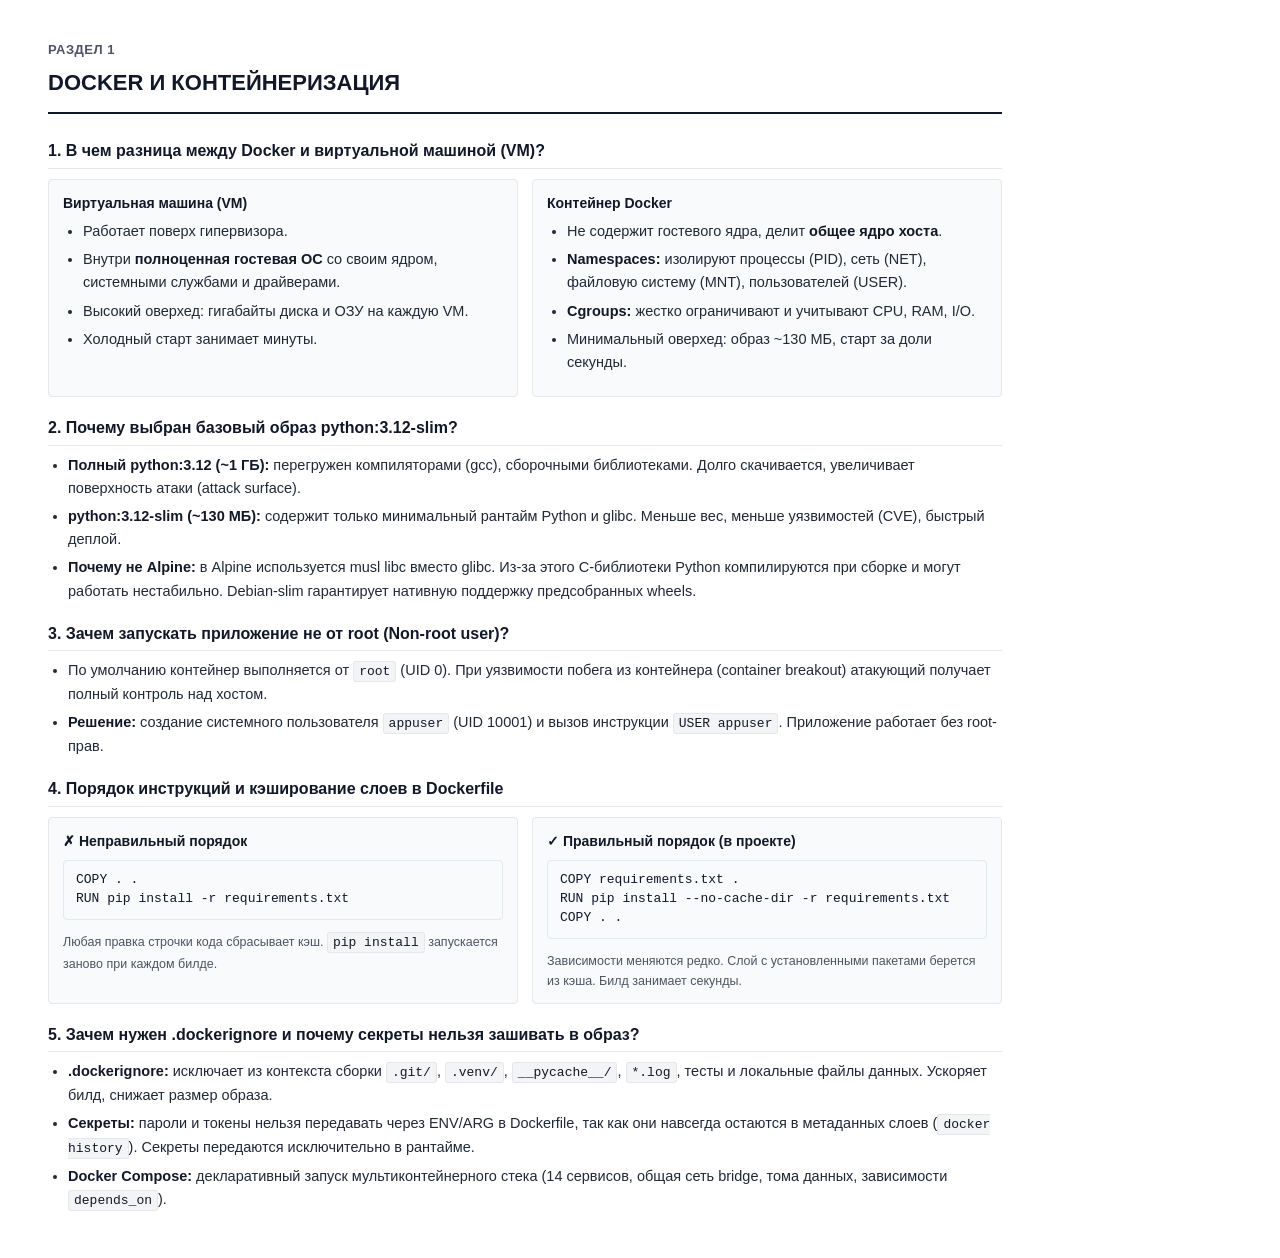
<file: theory_sheets/page_1_docker.html>
<!DOCTYPE html>
<html lang="ru">
<head>
    <meta charset="UTF-8">
    <title>DOCKER И КОНТЕЙНЕРИЗАЦИЯ</title>
    <style>
* { box-sizing: border-box; margin: 0; padding: 0; }
body {
    background-color: #ffffff;
    color: #111827;
    font-family: -apple-system, BlinkMacSystemFont, "Segoe UI", Roboto, "Helvetica Neue", Arial, sans-serif;
    font-size: 14.5px;
    line-height: 1.6;
    padding: 40px 48px;
    width: 1050px;
}
.doc-header {
    border-bottom: 2px solid #111827;
    padding-bottom: 12px;
    margin-bottom: 24px;
}
.doc-title {
    font-size: 22px;
    font-weight: 700;
    color: #111827;
}
.doc-section {
    font-size: 13px;
    color: #4b5563;
    font-weight: 600;
    text-transform: uppercase;
    letter-spacing: 0.5px;
    margin-bottom: 4px;
}
h2 {
    font-size: 16px;
    font-weight: 700;
    color: #111827;
    margin: 18px 0 8px;
    padding-bottom: 4px;
    border-bottom: 1px solid #e5e7eb;
}
p, ul, ol {
    margin-bottom: 10px;
    color: #1f2937;
}
ul, ol {
    padding-left: 20px;
}
li {
    margin-bottom: 5px;
}
strong {
    color: #111827;
    font-weight: 600;
}
code {
    font-family: ui-monospace, SFMono-Regular, "SF Mono", Consolas, monospace;
    font-size: 13px;
    padding: 2px 5px;
    background: #f3f4f6;
    border: 1px solid #e5e7eb;
    border-radius: 3px;
    color: #111827;
}
pre {
    background: #f8fafc;
    border: 1px solid #e2e8f0;
    border-radius: 4px;
    padding: 10px 12px;
    margin: 8px 0 12px;
    font-family: ui-monospace, SFMono-Regular, "SF Mono", Consolas, monospace;
    font-size: 13px;
    line-height: 1.45;
    color: #0f172a;
}
.box-grid {
    display: grid;
    grid-template-columns: 1fr 1fr;
    gap: 14px;
    margin: 10px 0 14px;
}
.box {
    background: #f9fafb;
    border: 1px solid #e5e7eb;
    border-radius: 4px;
    padding: 12px 14px;
}
.box-title {
    font-size: 14px;
    font-weight: 700;
    margin-bottom: 6px;
    color: #111827;
}
table {
    width: 100%;
    border-collapse: collapse;
    margin: 12px 0 16px;
    font-size: 13.5px;
}
th, td {
    padding: 8px 12px;
    text-align: left;
    border: 1px solid #d1d5db;
}
th {
    background: #f3f4f6;
    color: #111827;
    font-weight: 700;
}
tr:nth-child(even) td {
    background: #f9fafb;
}
</style>
</head>
<body>
    <div class="doc-header">
        <div class="doc-section">Раздел 1</div>
        <div class="doc-title">DOCKER И КОНТЕЙНЕРИЗАЦИЯ</div>
    </div>
    
        <h2>1. В чем разница между Docker и виртуальной машиной (VM)?</h2>
        <div class="box-grid">
            <div class="box">
                <div class="box-title">Виртуальная машина (VM)</div>
                <ul>
                    <li>Работает поверх гипервизора.</li>
                    <li>Внутри <strong>полноценная гостевая ОС</strong> со своим ядром, системными службами и драйверами.</li>
                    <li>Высокий оверхед: гигабайты диска и ОЗУ на каждую VM.</li>
                    <li>Холодный старт занимает минуты.</li>
                </ul>
            </div>
            <div class="box">
                <div class="box-title">Контейнер Docker</div>
                <ul>
                    <li>Не содержит гостевого ядра, делит <strong>общее ядро хоста</strong>.</li>
                    <li><strong>Namespaces:</strong> изолируют процессы (PID), сеть (NET), файловую систему (MNT), пользователей (USER).</li>
                    <li><strong>Cgroups:</strong> жестко ограничивают и учитывают CPU, RAM, I/O.</li>
                    <li>Минимальный оверхед: образ ~130 МБ, старт за доли секунды.</li>
                </ul>
            </div>
        </div>

        <h2>2. Почему выбран базовый образ python:3.12-slim?</h2>
        <ul>
            <li><strong>Полный python:3.12 (~1 ГБ):</strong> перегружен компиляторами (gcc), сборочными библиотеками. Долго скачивается, увеличивает поверхность атаки (attack surface).</li>
            <li><strong>python:3.12-slim (~130 МБ):</strong> содержит только минимальный рантайм Python и glibc. Меньше вес, меньше уязвимостей (CVE), быстрый деплой.</li>
            <li><strong>Почему не Alpine:</strong> в Alpine используется musl libc вместо glibc. Из-за этого C-библиотеки Python компилируются при сборке и могут работать нестабильно. Debian-slim гарантирует нативную поддержку предсобранных wheels.</li>
        </ul>

        <h2>3. Зачем запускать приложение не от root (Non-root user)?</h2>
        <ul>
            <li>По умолчанию контейнер выполняется от <code>root</code> (UID 0). При уязвимости побега из контейнера (container breakout) атакующий получает полный контроль над хостом.</li>
            <li><strong>Решение:</strong> создание системного пользователя <code>appuser</code> (UID 10001) и вызов инструкции <code>USER appuser</code>. Приложение работает без root-прав.</li>
        </ul>

        <h2>4. Порядок инструкций и кэширование слоев в Dockerfile</h2>
        <div class="box-grid">
            <div class="box">
                <div class="box-title">&#x2717; Неправильный порядок</div>
                <pre>COPY . .
RUN pip install -r requirements.txt</pre>
                <p style="font-size: 12.5px; color: #4b5563; margin: 0;">Любая правка строчки кода сбрасывает кэш. <code>pip install</code> запускается заново при каждом билде.</p>
            </div>
            <div class="box">
                <div class="box-title">&#x2713; Правильный порядок (в проекте)</div>
                <pre>COPY requirements.txt .
RUN pip install --no-cache-dir -r requirements.txt
COPY . .</pre>
                <p style="font-size: 12.5px; color: #4b5563; margin: 0;">Зависимости меняются редко. Слой с установленными пакетами берется из кэша. Билд занимает секунды.</p>
            </div>
        </div>

        <h2>5. Зачем нужен .dockerignore и почему секреты нельзя зашивать в образ?</h2>
        <ul>
            <li><strong>.dockerignore:</strong> исключает из контекста сборки <code>.git/</code>, <code>.venv/</code>, <code>__pycache__/</code>, <code>*.log</code>, тесты и локальные файлы данных. Ускоряет билд, снижает размер образа.</li>
            <li><strong>Секреты:</strong> пароли и токены нельзя передавать через ENV/ARG в Dockerfile, так как они навсегда остаются в метаданных слоев (<code>docker history</code>). Секреты передаются исключительно в рантайме.</li>
            <li><strong>Docker Compose:</strong> декларативный запуск мультиконтейнерного стека (14 сервисов, общая сеть bridge, тома данных, зависимости <code>depends_on</code>).</li>
        </ul>
        
</body>
</html>
</file>
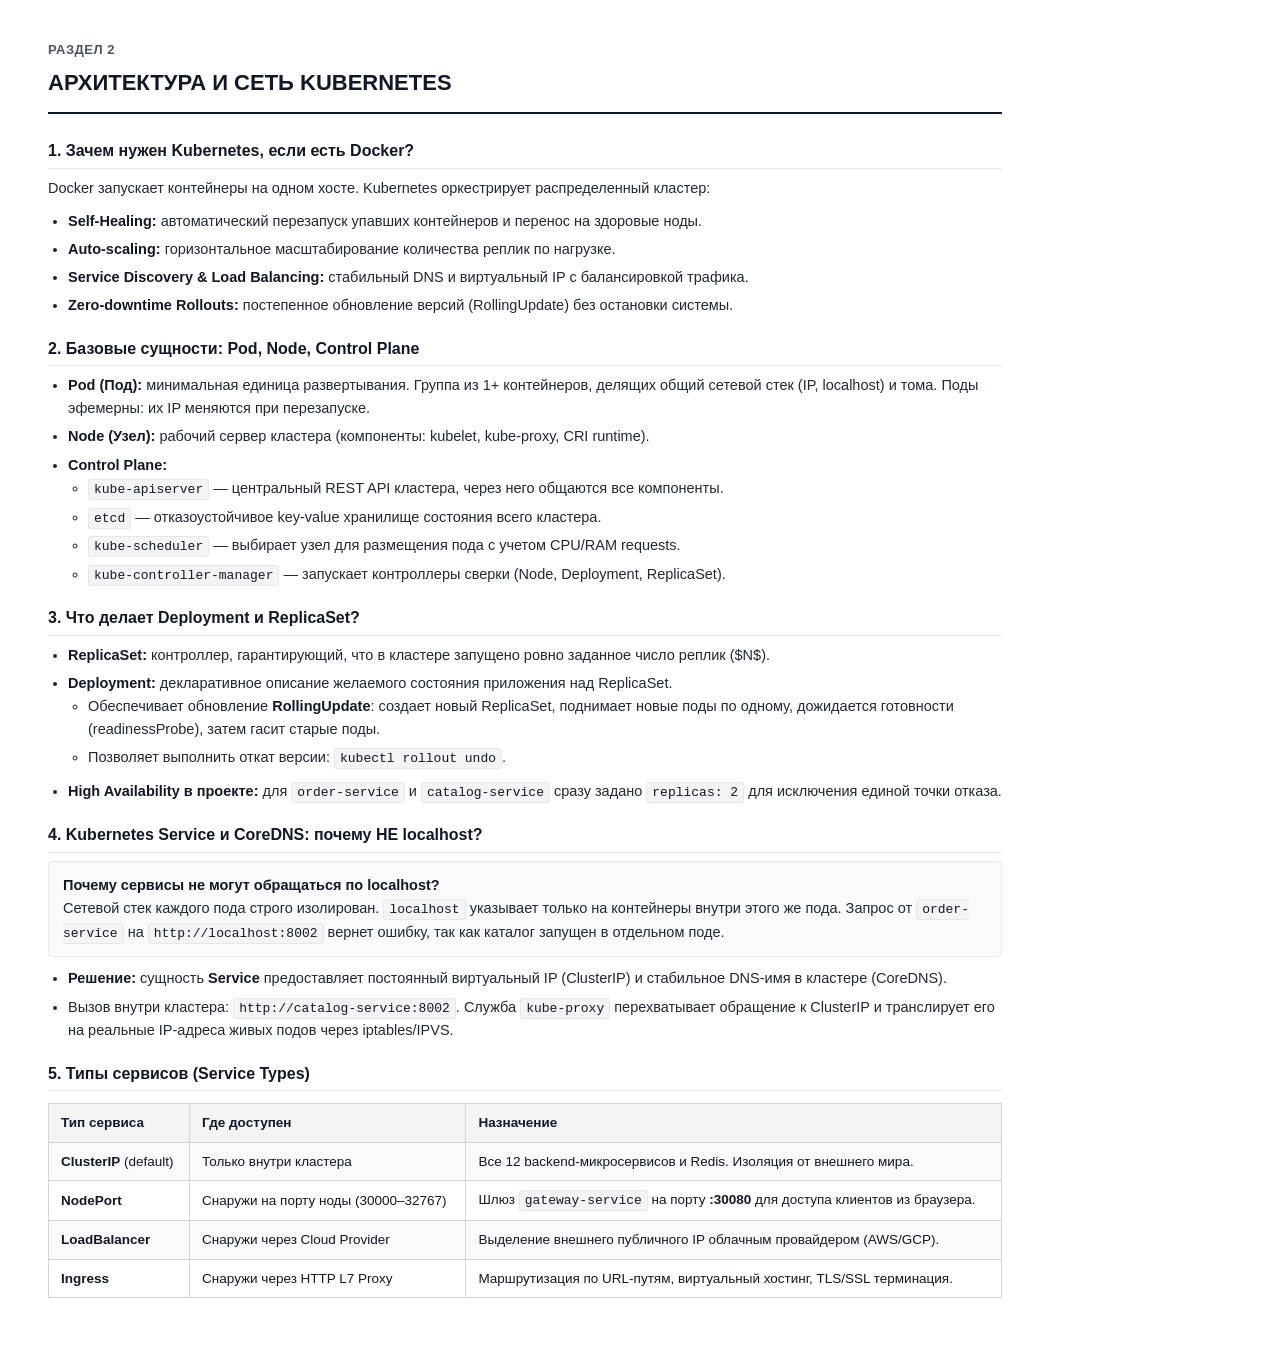
<file: theory_sheets/page_2_kubernetes_architecture.html>
<!DOCTYPE html>
<html lang="ru">
<head>
    <meta charset="UTF-8">
    <title>АРХИТЕКТУРА И СЕТЬ KUBERNETES</title>
    <style>
* { box-sizing: border-box; margin: 0; padding: 0; }
body {
    background-color: #ffffff;
    color: #111827;
    font-family: -apple-system, BlinkMacSystemFont, "Segoe UI", Roboto, "Helvetica Neue", Arial, sans-serif;
    font-size: 14.5px;
    line-height: 1.6;
    padding: 40px 48px;
    width: 1050px;
}
.doc-header {
    border-bottom: 2px solid #111827;
    padding-bottom: 12px;
    margin-bottom: 24px;
}
.doc-title {
    font-size: 22px;
    font-weight: 700;
    color: #111827;
}
.doc-section {
    font-size: 13px;
    color: #4b5563;
    font-weight: 600;
    text-transform: uppercase;
    letter-spacing: 0.5px;
    margin-bottom: 4px;
}
h2 {
    font-size: 16px;
    font-weight: 700;
    color: #111827;
    margin: 18px 0 8px;
    padding-bottom: 4px;
    border-bottom: 1px solid #e5e7eb;
}
p, ul, ol {
    margin-bottom: 10px;
    color: #1f2937;
}
ul, ol {
    padding-left: 20px;
}
li {
    margin-bottom: 5px;
}
strong {
    color: #111827;
    font-weight: 600;
}
code {
    font-family: ui-monospace, SFMono-Regular, "SF Mono", Consolas, monospace;
    font-size: 13px;
    padding: 2px 5px;
    background: #f3f4f6;
    border: 1px solid #e5e7eb;
    border-radius: 3px;
    color: #111827;
}
pre {
    background: #f8fafc;
    border: 1px solid #e2e8f0;
    border-radius: 4px;
    padding: 10px 12px;
    margin: 8px 0 12px;
    font-family: ui-monospace, SFMono-Regular, "SF Mono", Consolas, monospace;
    font-size: 13px;
    line-height: 1.45;
    color: #0f172a;
}
.box-grid {
    display: grid;
    grid-template-columns: 1fr 1fr;
    gap: 14px;
    margin: 10px 0 14px;
}
.box {
    background: #f9fafb;
    border: 1px solid #e5e7eb;
    border-radius: 4px;
    padding: 12px 14px;
}
.box-title {
    font-size: 14px;
    font-weight: 700;
    margin-bottom: 6px;
    color: #111827;
}
table {
    width: 100%;
    border-collapse: collapse;
    margin: 12px 0 16px;
    font-size: 13.5px;
}
th, td {
    padding: 8px 12px;
    text-align: left;
    border: 1px solid #d1d5db;
}
th {
    background: #f3f4f6;
    color: #111827;
    font-weight: 700;
}
tr:nth-child(even) td {
    background: #f9fafb;
}
</style>
</head>
<body>
    <div class="doc-header">
        <div class="doc-section">Раздел 2</div>
        <div class="doc-title">АРХИТЕКТУРА И СЕТЬ KUBERNETES</div>
    </div>
    
        <h2>1. Зачем нужен Kubernetes, если есть Docker?</h2>
        <p>Docker запускает контейнеры на одном хосте. Kubernetes оркестрирует распределенный кластер:</p>
        <ul>
            <li><strong>Self-Healing:</strong> автоматический перезапуск упавших контейнеров и перенос на здоровые ноды.</li>
            <li><strong>Auto-scaling:</strong> горизонтальное масштабирование количества реплик по нагрузке.</li>
            <li><strong>Service Discovery & Load Balancing:</strong> стабильный DNS и виртуальный IP с балансировкой трафика.</li>
            <li><strong>Zero-downtime Rollouts:</strong> постепенное обновление версий (RollingUpdate) без остановки системы.</li>
        </ul>

        <h2>2. Базовые сущности: Pod, Node, Control Plane</h2>
        <ul>
            <li><strong>Pod (Под):</strong> минимальная единица развертывания. Группа из 1+ контейнеров, делящих общий сетевой стек (IP, localhost) и тома. Поды эфемерны: их IP меняются при перезапуске.</li>
            <li><strong>Node (Узел):</strong> рабочий сервер кластера (компоненты: kubelet, kube-proxy, CRI runtime).</li>
            <li><strong>Control Plane:</strong>
                <ul>
                    <li><code>kube-apiserver</code> — центральный REST API кластера, через него общаются все компоненты.</li>
                    <li><code>etcd</code> — отказоустойчивое key-value хранилище состояния всего кластера.</li>
                    <li><code>kube-scheduler</code> — выбирает узел для размещения пода с учетом CPU/RAM requests.</li>
                    <li><code>kube-controller-manager</code> — запускает контроллеры сверки (Node, Deployment, ReplicaSet).</li>
                </ul>
            </li>
        </ul>

        <h2>3. Что делает Deployment и ReplicaSet?</h2>
        <ul>
            <li><strong>ReplicaSet:</strong> контроллер, гарантирующий, что в кластере запущено ровно заданное число реплик ($N$).</li>
            <li><strong>Deployment:</strong> декларативное описание желаемого состояния приложения над ReplicaSet.
                <ul>
                    <li>Обеспечивает обновление <strong>RollingUpdate</strong>: создает новый ReplicaSet, поднимает новые поды по одному, дожидается готовности (readinessProbe), затем гасит старые поды.</li>
                    <li>Позволяет выполнить откат версии: <code>kubectl rollout undo</code>.</li>
                </ul>
            </li>
            <li><strong>High Availability в проекте:</strong> для <code>order-service</code> и <code>catalog-service</code> сразу задано <code>replicas: 2</code> для исключения единой точки отказа.</li>
        </ul>

        <h2>4. Kubernetes Service и CoreDNS: почему НЕ localhost?</h2>
        <div class="box" style="margin-bottom: 10px;">
            <p style="margin: 0;"><strong>Почему сервисы не могут обращаться по localhost?</strong><br>
            Сетевой стек каждого пода строго изолирован. <code>localhost</code> указывает только на контейнеры внутри этого же пода. Запрос от <code>order-service</code> на <code>http://localhost:8002</code> вернет ошибку, так как каталог запущен в отдельном поде.
            </p>
        </div>
        <ul>
            <li><strong>Решение:</strong> сущность <strong>Service</strong> предоставляет постоянный виртуальный IP (ClusterIP) и стабильное DNS-имя в кластере (CoreDNS).</li>
            <li>Вызов внутри кластера: <code>http://catalog-service:8002</code>. Служба <code>kube-proxy</code> перехватывает обращение к ClusterIP и транслирует его на реальные IP-адреса живых подов через iptables/IPVS.</li>
        </ul>

        <h2>5. Типы сервисов (Service Types)</h2>
        <table>
            <tr><th>Тип сервиса</th><th>Где доступен</th><th>Назначение</th></tr>
            <tr><td><strong>ClusterIP</strong> (default)</td><td>Только внутри кластера</td><td>Все 12 backend-микросервисов и Redis. Изоляция от внешнего мира.</td></tr>
            <tr><td><strong>NodePort</strong></td><td>Снаружи на порту ноды (30000–32767)</td><td>Шлюз <code>gateway-service</code> на порту <strong>:30080</strong> для доступа клиентов из браузера.</td></tr>
            <tr><td><strong>LoadBalancer</strong></td><td>Снаружи через Cloud Provider</td><td>Выделение внешнего публичного IP облачным провайдером (AWS/GCP).</td></tr>
            <tr><td><strong>Ingress</strong></td><td>Снаружи через HTTP L7 Proxy</td><td>Маршрутизация по URL-путям, виртуальный хостинг, TLS/SSL терминация.</td></tr>
        </table>
        
</body>
</html>
</file>
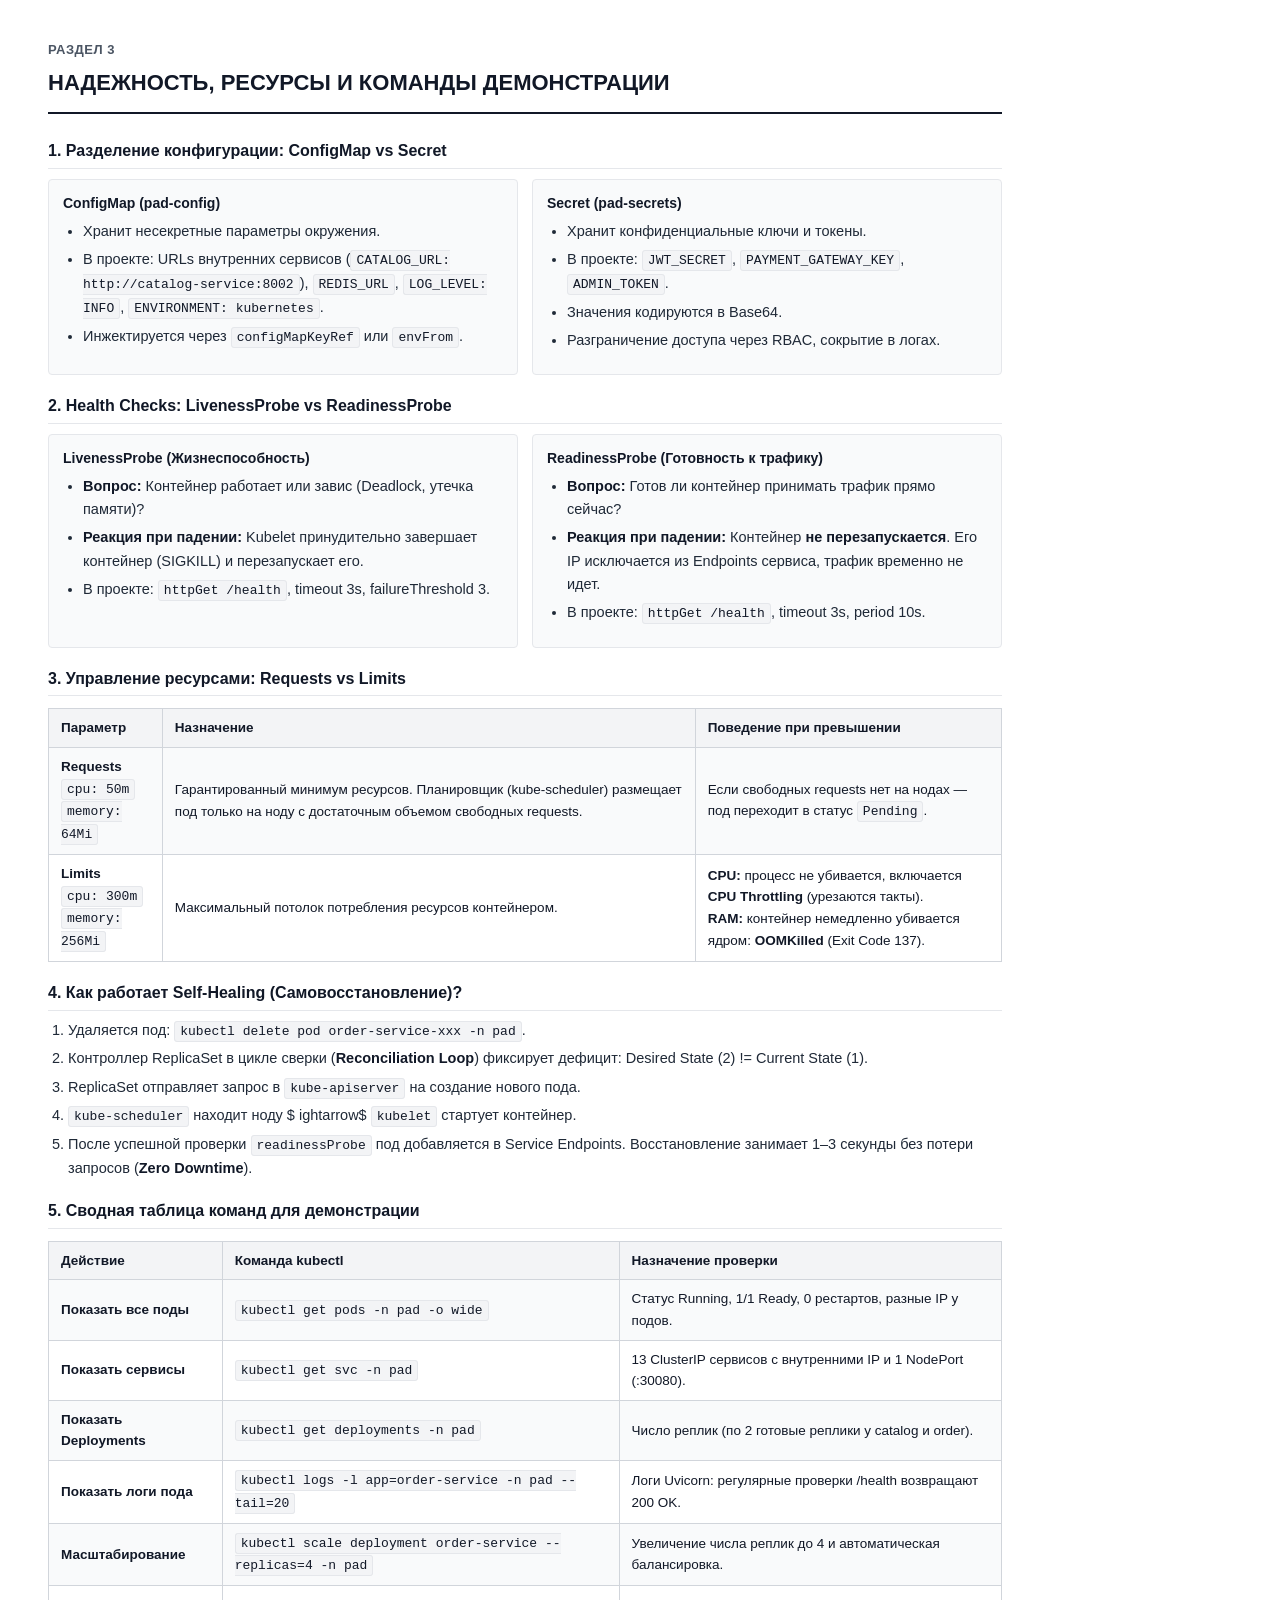
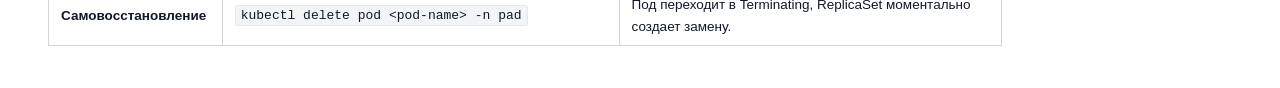
<file: theory_sheets/page_3_reliability_and_demo.html>
<!DOCTYPE html>
<html lang="ru">
<head>
    <meta charset="UTF-8">
    <title>НАДЕЖНОСТЬ, РЕСУРСЫ И КОМАНДЫ ДЕМОНСТРАЦИИ</title>
    <style>
* { box-sizing: border-box; margin: 0; padding: 0; }
body {
    background-color: #ffffff;
    color: #111827;
    font-family: -apple-system, BlinkMacSystemFont, "Segoe UI", Roboto, "Helvetica Neue", Arial, sans-serif;
    font-size: 14.5px;
    line-height: 1.6;
    padding: 40px 48px;
    width: 1050px;
}
.doc-header {
    border-bottom: 2px solid #111827;
    padding-bottom: 12px;
    margin-bottom: 24px;
}
.doc-title {
    font-size: 22px;
    font-weight: 700;
    color: #111827;
}
.doc-section {
    font-size: 13px;
    color: #4b5563;
    font-weight: 600;
    text-transform: uppercase;
    letter-spacing: 0.5px;
    margin-bottom: 4px;
}
h2 {
    font-size: 16px;
    font-weight: 700;
    color: #111827;
    margin: 18px 0 8px;
    padding-bottom: 4px;
    border-bottom: 1px solid #e5e7eb;
}
p, ul, ol {
    margin-bottom: 10px;
    color: #1f2937;
}
ul, ol {
    padding-left: 20px;
}
li {
    margin-bottom: 5px;
}
strong {
    color: #111827;
    font-weight: 600;
}
code {
    font-family: ui-monospace, SFMono-Regular, "SF Mono", Consolas, monospace;
    font-size: 13px;
    padding: 2px 5px;
    background: #f3f4f6;
    border: 1px solid #e5e7eb;
    border-radius: 3px;
    color: #111827;
}
pre {
    background: #f8fafc;
    border: 1px solid #e2e8f0;
    border-radius: 4px;
    padding: 10px 12px;
    margin: 8px 0 12px;
    font-family: ui-monospace, SFMono-Regular, "SF Mono", Consolas, monospace;
    font-size: 13px;
    line-height: 1.45;
    color: #0f172a;
}
.box-grid {
    display: grid;
    grid-template-columns: 1fr 1fr;
    gap: 14px;
    margin: 10px 0 14px;
}
.box {
    background: #f9fafb;
    border: 1px solid #e5e7eb;
    border-radius: 4px;
    padding: 12px 14px;
}
.box-title {
    font-size: 14px;
    font-weight: 700;
    margin-bottom: 6px;
    color: #111827;
}
table {
    width: 100%;
    border-collapse: collapse;
    margin: 12px 0 16px;
    font-size: 13.5px;
}
th, td {
    padding: 8px 12px;
    text-align: left;
    border: 1px solid #d1d5db;
}
th {
    background: #f3f4f6;
    color: #111827;
    font-weight: 700;
}
tr:nth-child(even) td {
    background: #f9fafb;
}
</style>
</head>
<body>
    <div class="doc-header">
        <div class="doc-section">Раздел 3</div>
        <div class="doc-title">НАДЕЖНОСТЬ, РЕСУРСЫ И КОМАНДЫ ДЕМОНСТРАЦИИ</div>
    </div>
    
        <h2>1. Разделение конфигурации: ConfigMap vs Secret</h2>
        <div class="box-grid">
            <div class="box">
                <div class="box-title">ConfigMap (pad-config)</div>
                <ul>
                    <li>Хранит несекретные параметры окружения.</li>
                    <li>В проекте: URLs внутренних сервисов (<code>CATALOG_URL: http://catalog-service:8002</code>), <code>REDIS_URL</code>, <code>LOG_LEVEL: INFO</code>, <code>ENVIRONMENT: kubernetes</code>.</li>
                    <li>Инжектируется через <code>configMapKeyRef</code> или <code>envFrom</code>.</li>
                </ul>
            </div>
            <div class="box">
                <div class="box-title">Secret (pad-secrets)</div>
                <ul>
                    <li>Хранит конфиденциальные ключи и токены.</li>
                    <li>В проекте: <code>JWT_SECRET</code>, <code>PAYMENT_GATEWAY_KEY</code>, <code>ADMIN_TOKEN</code>.</li>
                    <li>Значения кодируются в Base64.</li>
                    <li>Разграничение доступа через RBAC, сокрытие в логах.</li>
                </ul>
            </div>
        </div>

        <h2>2. Health Checks: LivenessProbe vs ReadinessProbe</h2>
        <div class="box-grid">
            <div class="box">
                <div class="box-title">LivenessProbe (Жизнеспособность)</div>
                <ul>
                    <li><strong>Вопрос:</strong> Контейнер работает или завис (Deadlock, утечка памяти)?</li>
                    <li><strong>Реакция при падении:</strong> Kubelet принудительно завершает контейнер (SIGKILL) и перезапускает его.</li>
                    <li>В проекте: <code>httpGet /health</code>, timeout 3s, failureThreshold 3.</li>
                </ul>
            </div>
            <div class="box">
                <div class="box-title">ReadinessProbe (Готовность к трафику)</div>
                <ul>
                    <li><strong>Вопрос:</strong> Готов ли контейнер принимать трафик прямо сейчас?</li>
                    <li><strong>Реакция при падении:</strong> Контейнер <strong>не перезапускается</strong>. Его IP исключается из Endpoints сервиса, трафик временно не идет.</li>
                    <li>В проекте: <code>httpGet /health</code>, timeout 3s, period 10s.</li>
                </ul>
            </div>
        </div>

        <h2>3. Управление ресурсами: Requests vs Limits</h2>
        <table>
            <tr><th>Параметр</th><th>Назначение</th><th>Поведение при превышении</th></tr>
            <tr>
                <td><strong>Requests</strong><br><code>cpu: 50m</code><br><code>memory: 64Mi</code></td>
                <td>Гарантированный минимум ресурсов. Планировщик (kube-scheduler) размещает под только на ноду с достаточным объемом свободных requests.</td>
                <td>Если свободных requests нет на нодах — под переходит в статус <code>Pending</code>.</td>
            </tr>
            <tr>
                <td><strong>Limits</strong><br><code>cpu: 300m</code><br><code>memory: 256Mi</code></td>
                <td>Максимальный потолок потребления ресурсов контейнером.</td>
                <td>
                    <strong>CPU:</strong> процесс не убивается, включается <strong>CPU Throttling</strong> (урезаются такты).<br>
                    <strong>RAM:</strong> контейнер немедленно убивается ядром: <strong>OOMKilled</strong> (Exit Code 137).
                </td>
            </tr>
        </table>

        <h2>4. Как работает Self-Healing (Самовосстановление)?</h2>
        <ol>
            <li>Удаляется под: <code>kubectl delete pod order-service-xxx -n pad</code>.</li>
            <li>Контроллер ReplicaSet в цикле сверки (<strong>Reconciliation Loop</strong>) фиксирует дефицит: Desired State (2) != Current State (1).</li>
            <li>ReplicaSet отправляет запрос в <code>kube-apiserver</code> на создание нового пода.</li>
            <li><code>kube-scheduler</code> находит ноду $ightarrow$ <code>kubelet</code> стартует контейнер.</li>
            <li>После успешной проверки <code>readinessProbe</code> под добавляется в Service Endpoints. Восстановление занимает 1–3 секунды без потери запросов (<strong>Zero Downtime</strong>).</li>
        </ol>

        <h2>5. Сводная таблица команд для демонстрации</h2>
        <table>
            <tr><th>Действие</th><th>Команда kubectl</th><th>Назначение проверки</th></tr>
            <tr>
                <td><strong>Показать все поды</strong></td>
                <td><code>kubectl get pods -n pad -o wide</code></td>
                <td>Статус Running, 1/1 Ready, 0 рестартов, разные IP у подов.</td>
            </tr>
            <tr>
                <td><strong>Показать сервисы</strong></td>
                <td><code>kubectl get svc -n pad</code></td>
                <td>13 ClusterIP сервисов с внутренними IP и 1 NodePort (:30080).</td>
            </tr>
            <tr>
                <td><strong>Показать Deployments</strong></td>
                <td><code>kubectl get deployments -n pad</code></td>
                <td>Число реплик (по 2 готовые реплики у catalog и order).</td>
            </tr>
            <tr>
                <td><strong>Показать логи пода</strong></td>
                <td><code>kubectl logs -l app=order-service -n pad --tail=20</code></td>
                <td>Логи Uvicorn: регулярные проверки /health возвращают 200 OK.</td>
            </tr>
            <tr>
                <td><strong>Масштабирование</strong></td>
                <td><code>kubectl scale deployment order-service --replicas=4 -n pad</code></td>
                <td>Увеличение числа реплик до 4 и автоматическая балансировка.</td>
            </tr>
            <tr>
                <td><strong>Самовосстановление</strong></td>
                <td><code>kubectl delete pod &lt;pod-name&gt; -n pad</code></td>
                <td>Под переходит в Terminating, ReplicaSet моментально создает замену.</td>
            </tr>
        </table>
        
</body>
</html>
</file>
